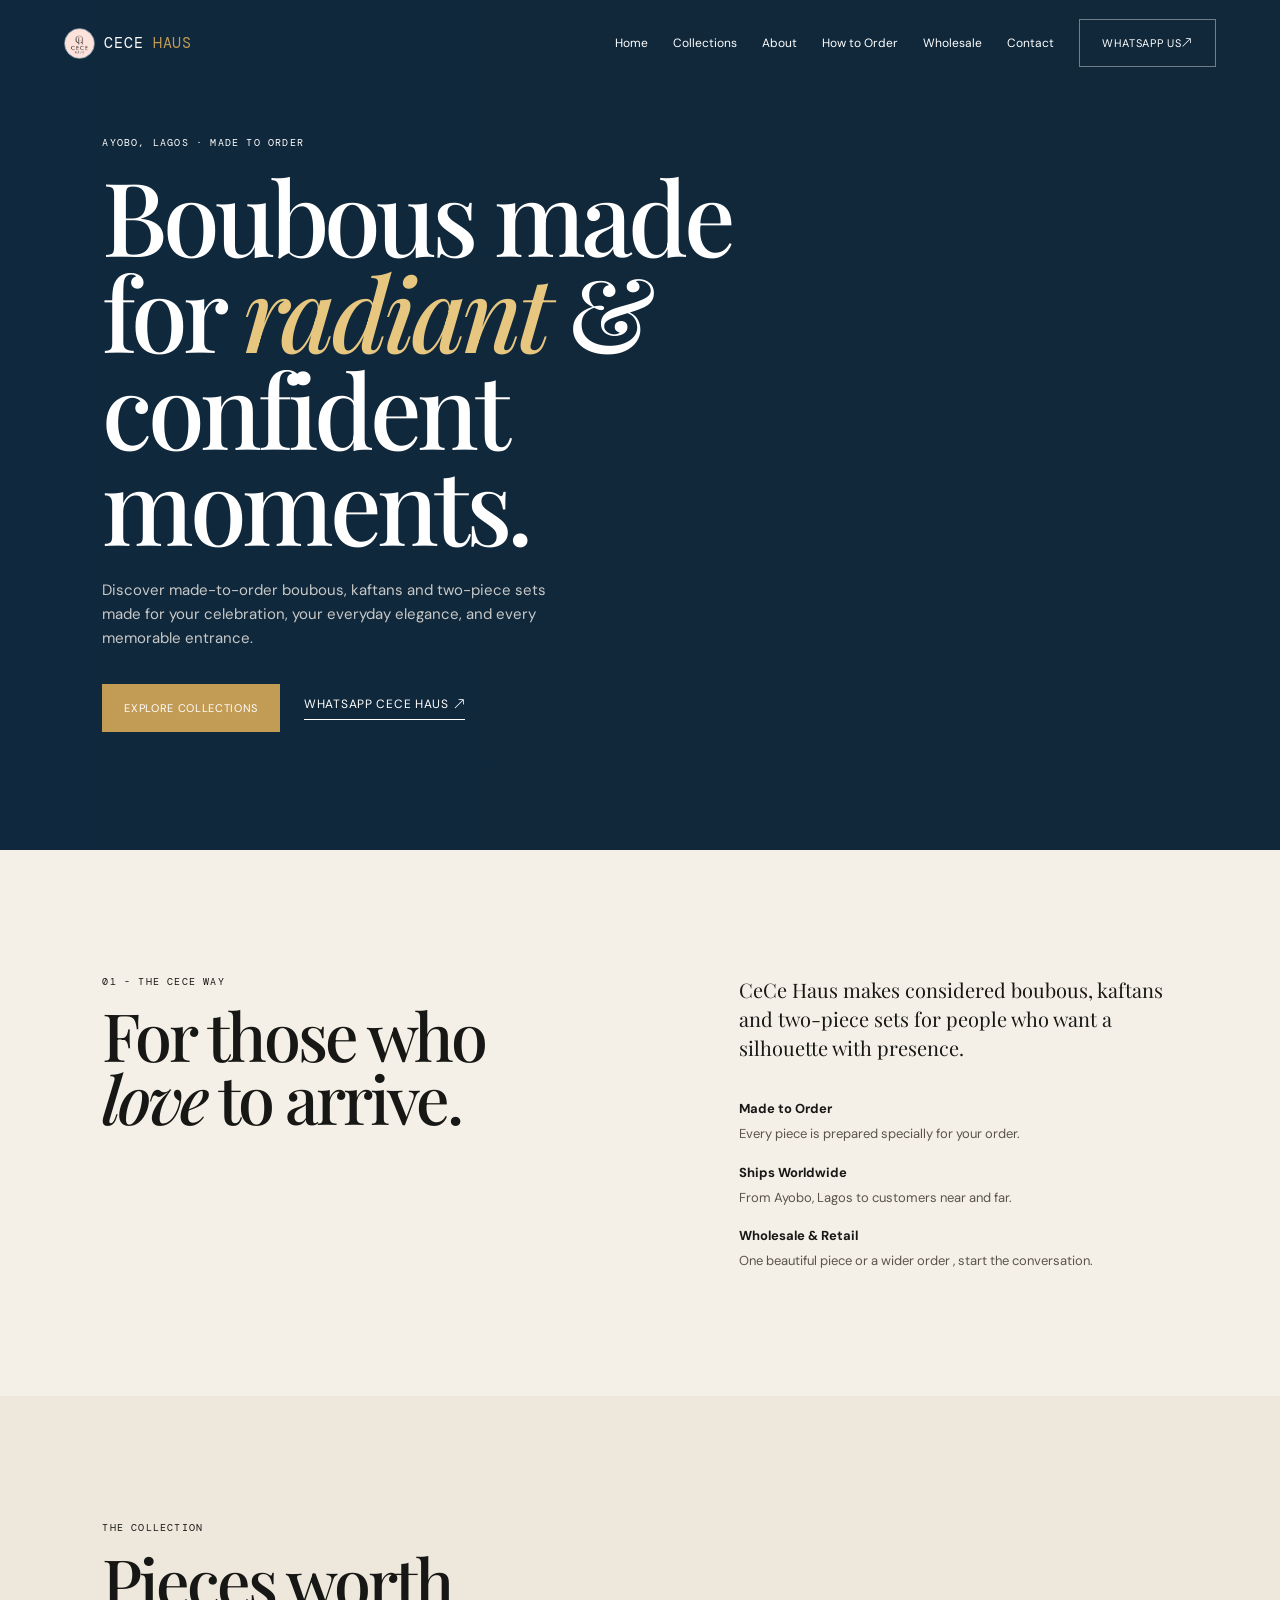
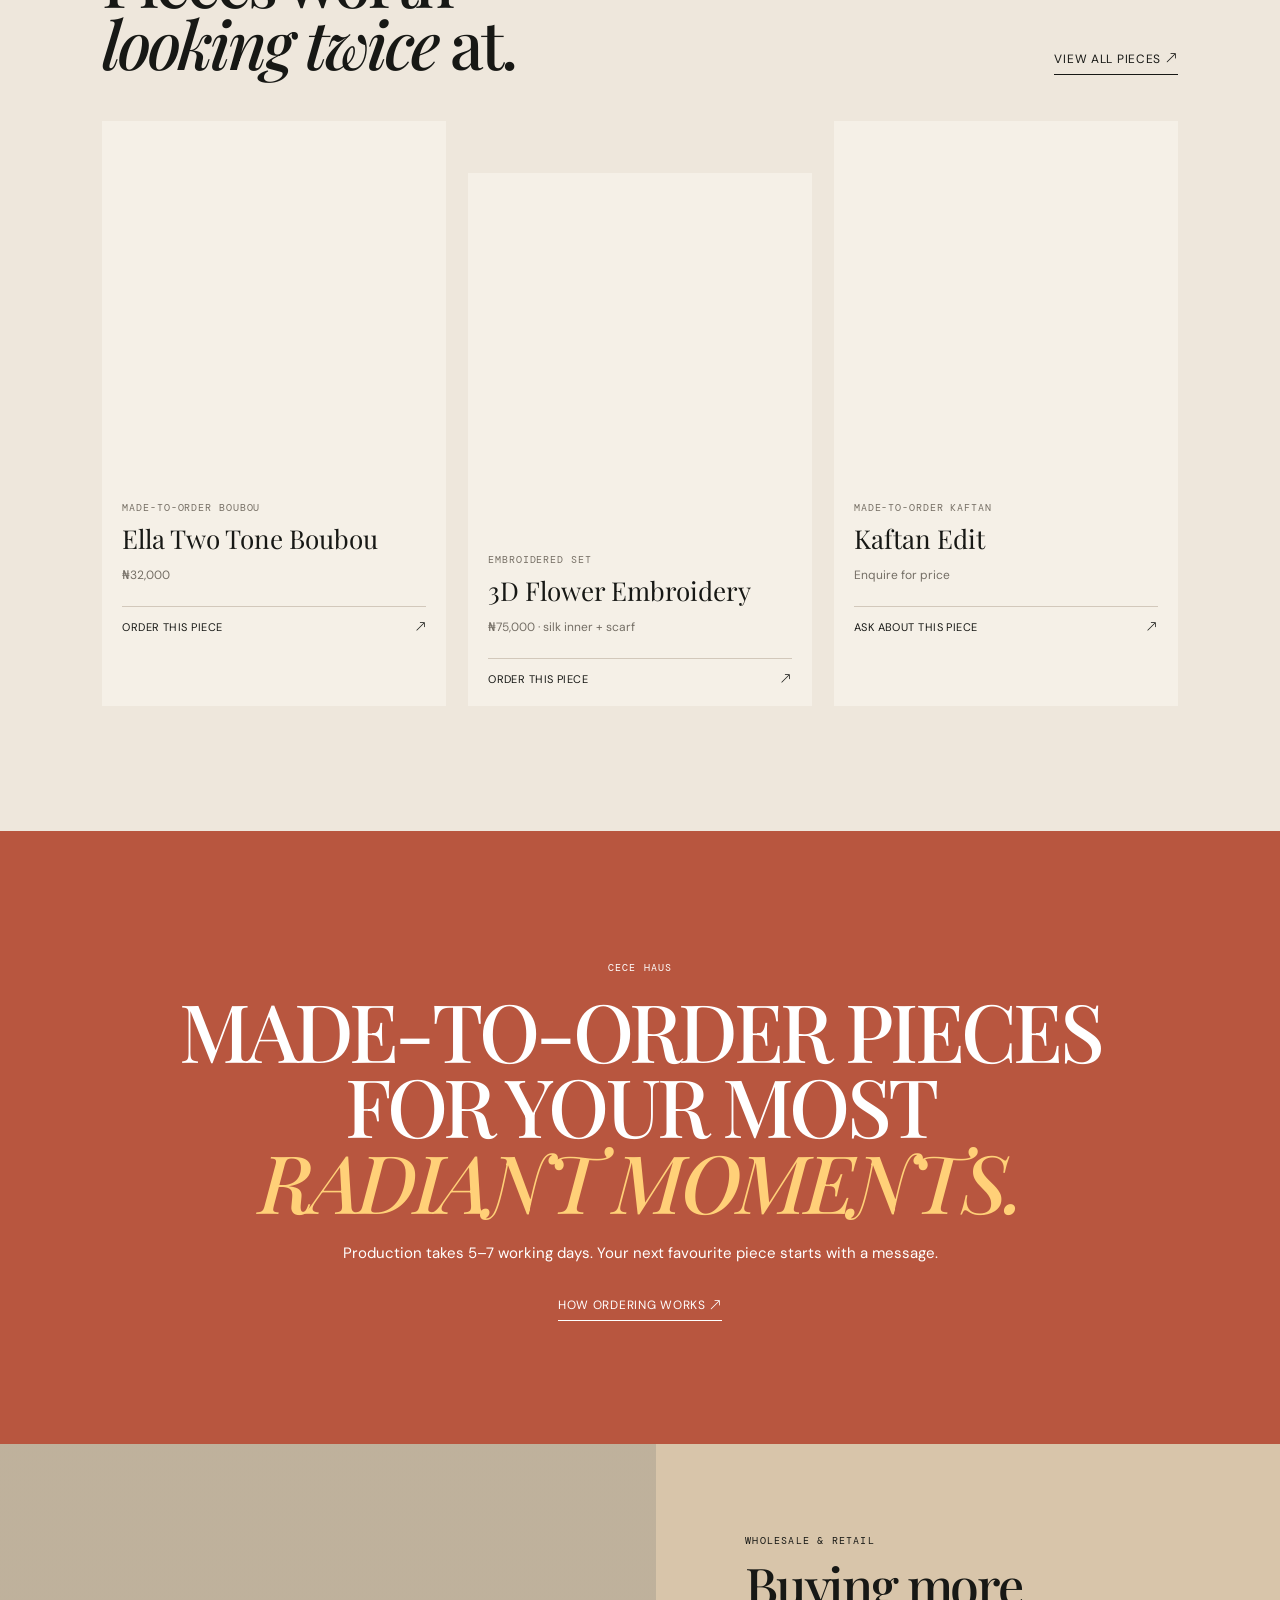
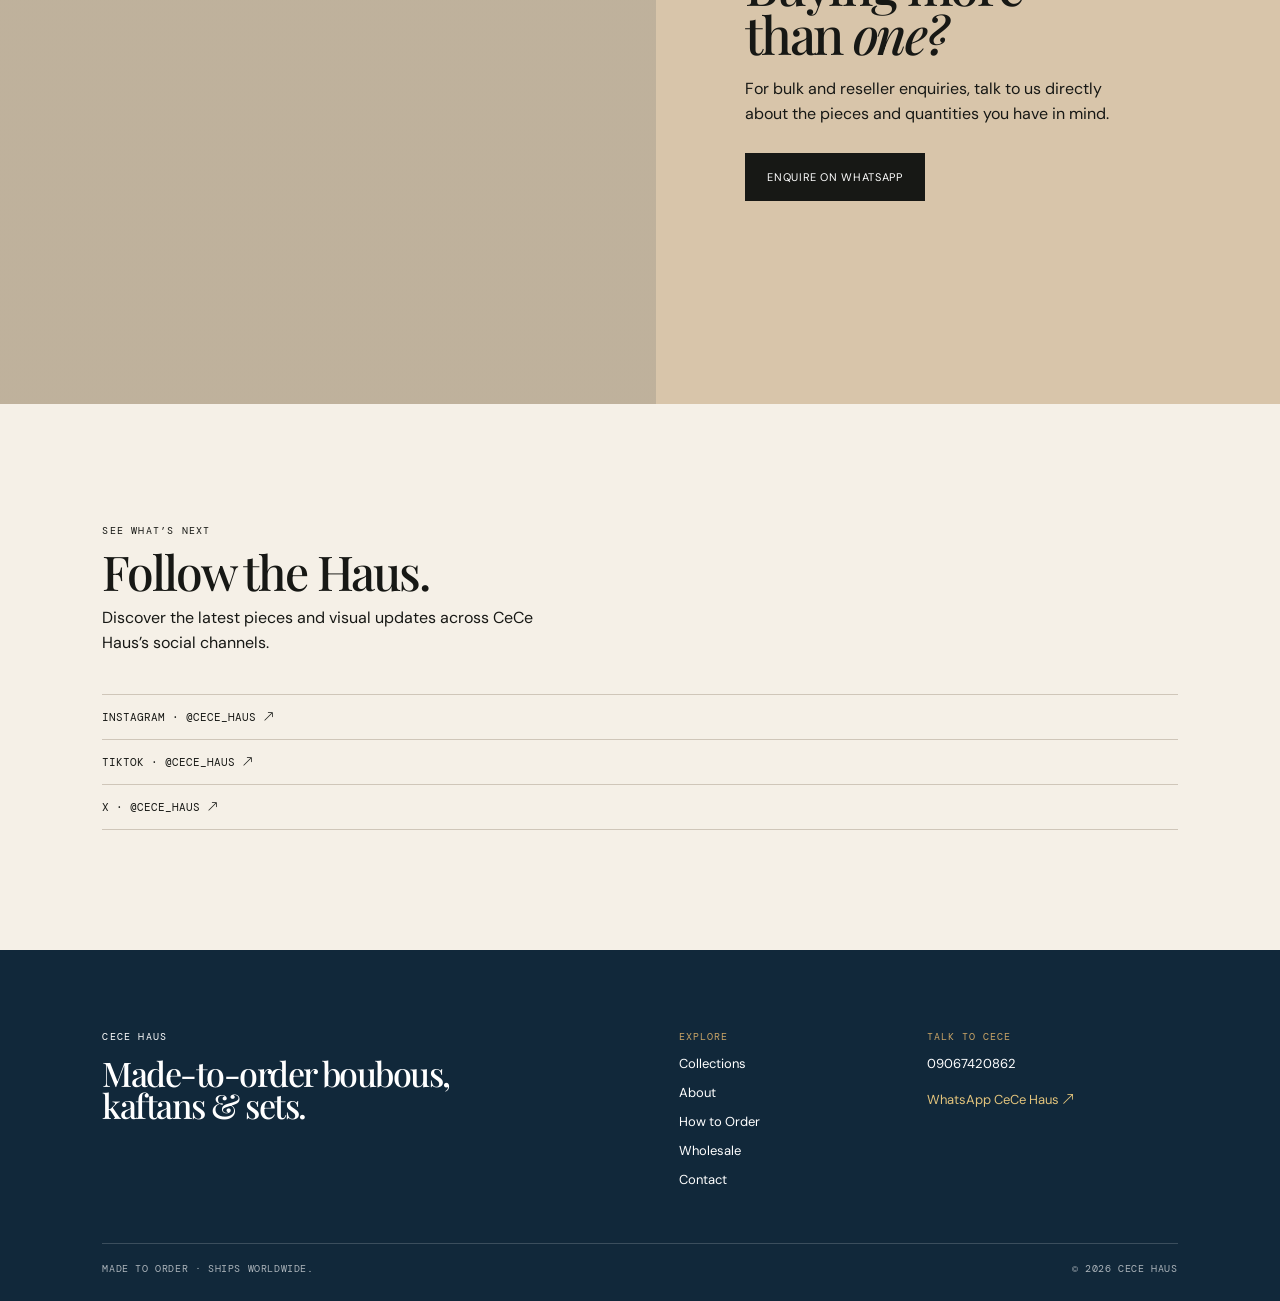
<file: index.html>
<!doctype html><html lang="en"><head><meta charset="utf-8"><meta name="viewport" content="width=device-width,initial-scale=1"><title>CeCe Haus | Made-to-Order Boubous & Kaftans</title><meta name="description" content="Made-to-order boubous, kaftans and two-piece sets from Ayobo, Lagos."><link rel="stylesheet" href="styles.css"></head><body><header class="header"><a href="index.html" class="brand">CECE <i>HAUS</i></a><nav class="desktop-nav"><a href="index.html">Home</a><a href="collections.html">Collections</a><a href="about.html">About</a><a href="how-to-order.html">How to Order</a><a href="wholesale.html">Wholesale</a><a href="contact.html">Contact</a><a class="nav-cta" href="https://wa.me/2349067420862?text=Hi%20CeCe%20Haus%2C%20I%27d%20like%20to%20place%20an%20order.">WhatsApp Us ↗</a></nav><button class="menu-button" aria-label="Open menu"><b></b><b></b></button></header><div class="menu-layer"><aside class="mobile-menu"><div class="menu-top"><span class="brand">CECE <i>HAUS</i></span><button class="menu-close">×</button></div><nav><a href="index.html">Home ↗</a><a href="collections.html">Collections ↗</a><a href="about.html">About ↗</a><a href="how-to-order.html">How to Order ↗</a><a href="wholesale.html">Wholesale ↗</a><a href="contact.html">Contact ↗</a><a class="button gold" href="https://wa.me/2349067420862?text=Hi%20CeCe%20Haus%2C%20I%27d%20like%20to%20place%20an%20order.">WhatsApp CeCe Haus</a></nav></aside></div><main><section class="hero"><div class="hero-image" role="img" aria-label="Elegant flowing boubou garment"></div><div class="hero-content"><p class="eyebrow">Ayobo, Lagos · Made to order</p><h1>Boubous made<br>for <em>radiant</em> & confident<br>moments.</h1><p class="intro">Discover made-to-order boubous, kaftans and two-piece sets made for your celebration, your everyday elegance, and every memorable entrance.</p><div class="actions"><a class="button gold" href="collections.html">Explore collections</a><a class="text-link light" href="https://wa.me/2349067420862?text=Hi%20CeCe%20Haus%2C%20I%27d%20like%20to%20place%20an%20order.">WhatsApp CeCe Haus ↗</a></div></div></section><section class="statement"><div><p class="eyebrow">01 - The CeCe way</p><h2>For those who<br><em>love</em> to arrive.</h2></div><div><p>CeCe Haus makes considered boubous, kaftans and two-piece sets for people who want a silhouette with presence.</p><div class="pillars"><b>Made to Order <span>Every piece is prepared specially for your order.</span></b><b>Ships Worldwide <span>From Ayobo, Lagos to customers near and far.</span></b><b>Wholesale & Retail <span>One beautiful piece or a wider order — start the conversation.</span></b></div></div></section><section class="featured"><div class="section-head"><div><p class="eyebrow">The collection</p><h2>Pieces worth<br><em>looking twice</em> at.</h2></div><a class="text-link" href="collections.html">View all pieces ↗</a></div><div class="lookbook-grid"><article class="product-card"><div class="product-image p-ella" role="img" aria-label="Flowing two-tone boubou"></div><div class="product-copy"><p>Made-to-order boubou</p><h3>Ella Two Tone Boubou</h3><span>₦32,000</span><a href="https://wa.me/2349067420862?text=Hi%20CeCe%20Haus%2C%20I%27m%20interested%20in%20the%20Ella%20Two%20Tone%20Boubou%20%28%E2%82%A632%2C000%29.">Order this piece <b>↗</b></a></div></article><article class="product-card"><div class="product-image p-flower" role="img" aria-label="Embroidered boubou set"></div><div class="product-copy"><p>Embroidered set</p><h3>3D Flower Embroidery</h3><span>₦75,000 · silk inner + scarf</span><a href="https://wa.me/2349067420862?text=Hi%20CeCe%20Haus%2C%20I%27m%20interested%20in%20the%203D%20Flower%20Embroidery%20Boubou%20Set%20%28%E2%82%A675%2C000%29.">Order this piece <b>↗</b></a></div></article><article class="product-card"><div class="product-image p-kaftan" role="img" aria-label="Elegant made-to-order kaftan"></div><div class="product-copy"><p>Made-to-order kaftan</p><h3>Kaftan Edit</h3><span>Enquire for price</span><a href="https://wa.me/2349067420862?text=Hi%20CeCe%20Haus%2C%20I%27m%20interested%20in%20a%20made-to-order%20kaftan.">Ask about this piece <b>↗</b></a></div></article></div></section><section class="signature"><p class="eyebrow">CeCe Haus</p><h2>MADE-TO-ORDER PIECES<br>FOR YOUR MOST<br><em>RADIANT MOMENTS.</em></h2><p>Production takes 5–7 working days. Your next favourite piece starts with a message.</p><a class="text-link" href="how-to-order.html">How ordering works ↗</a></section><section class="wholesale"><div class="wholesale-art" role="img" aria-label="Close up of colourful patterned fabric for a bulk order"></div><div><p class="eyebrow">Wholesale & retail</p><h2>Buying more<br>than <em>one?</em></h2><p>For bulk and reseller enquiries, talk to us directly about the pieces and quantities you have in mind.</p><a class="button dark" href="https://wa.me/2349067420862?text=Hi%20CeCe%20Haus%2C%20I%27d%20like%20to%20ask%20about%20wholesale%2Fbulk%20orders.">Enquire on WhatsApp</a></div></section><section class="social"><p class="eyebrow">See what’s next</p><h2>Follow the Haus.</h2><p>Discover the latest pieces and visual updates across CeCe Haus’s social channels.</p><div><a href="https://instagram.com/cece_haus">Instagram · @cece_haus ↗</a><a href="https://tiktok.com/@cece_haus">TikTok · @cece_haus ↗</a><a href="https://x.com/cece_haus">X · @cece_haus ↗</a></div></section></main><footer><div class="footer-main"><div><p class="eyebrow">CECE HAUS</p><h2>Made-to-order boubous,<br>kaftans & sets.</h2></div><div><p class="footer-label">Explore</p><a href="collections.html">Collections</a><a href="about.html">About</a><a href="how-to-order.html">How to Order</a><a href="wholesale.html">Wholesale</a><a href="contact.html">Contact</a></div><div><p class="footer-label">Talk to CeCe</p><a href="tel:09067420862">09067420862</a><a class="footer-wa" href="https://wa.me/2349067420862?text=Hi%20CeCe%20Haus%2C%20I%27d%20like%20to%20place%20an%20order.">WhatsApp CeCe Haus ↗</a></div></div><div class="footer-bottom"><span>Made to order · Ships worldwide.</span><span>© <span data-year></span> CeCe Haus</span></div></footer><script src="script.js"></script></body></html>
</file>
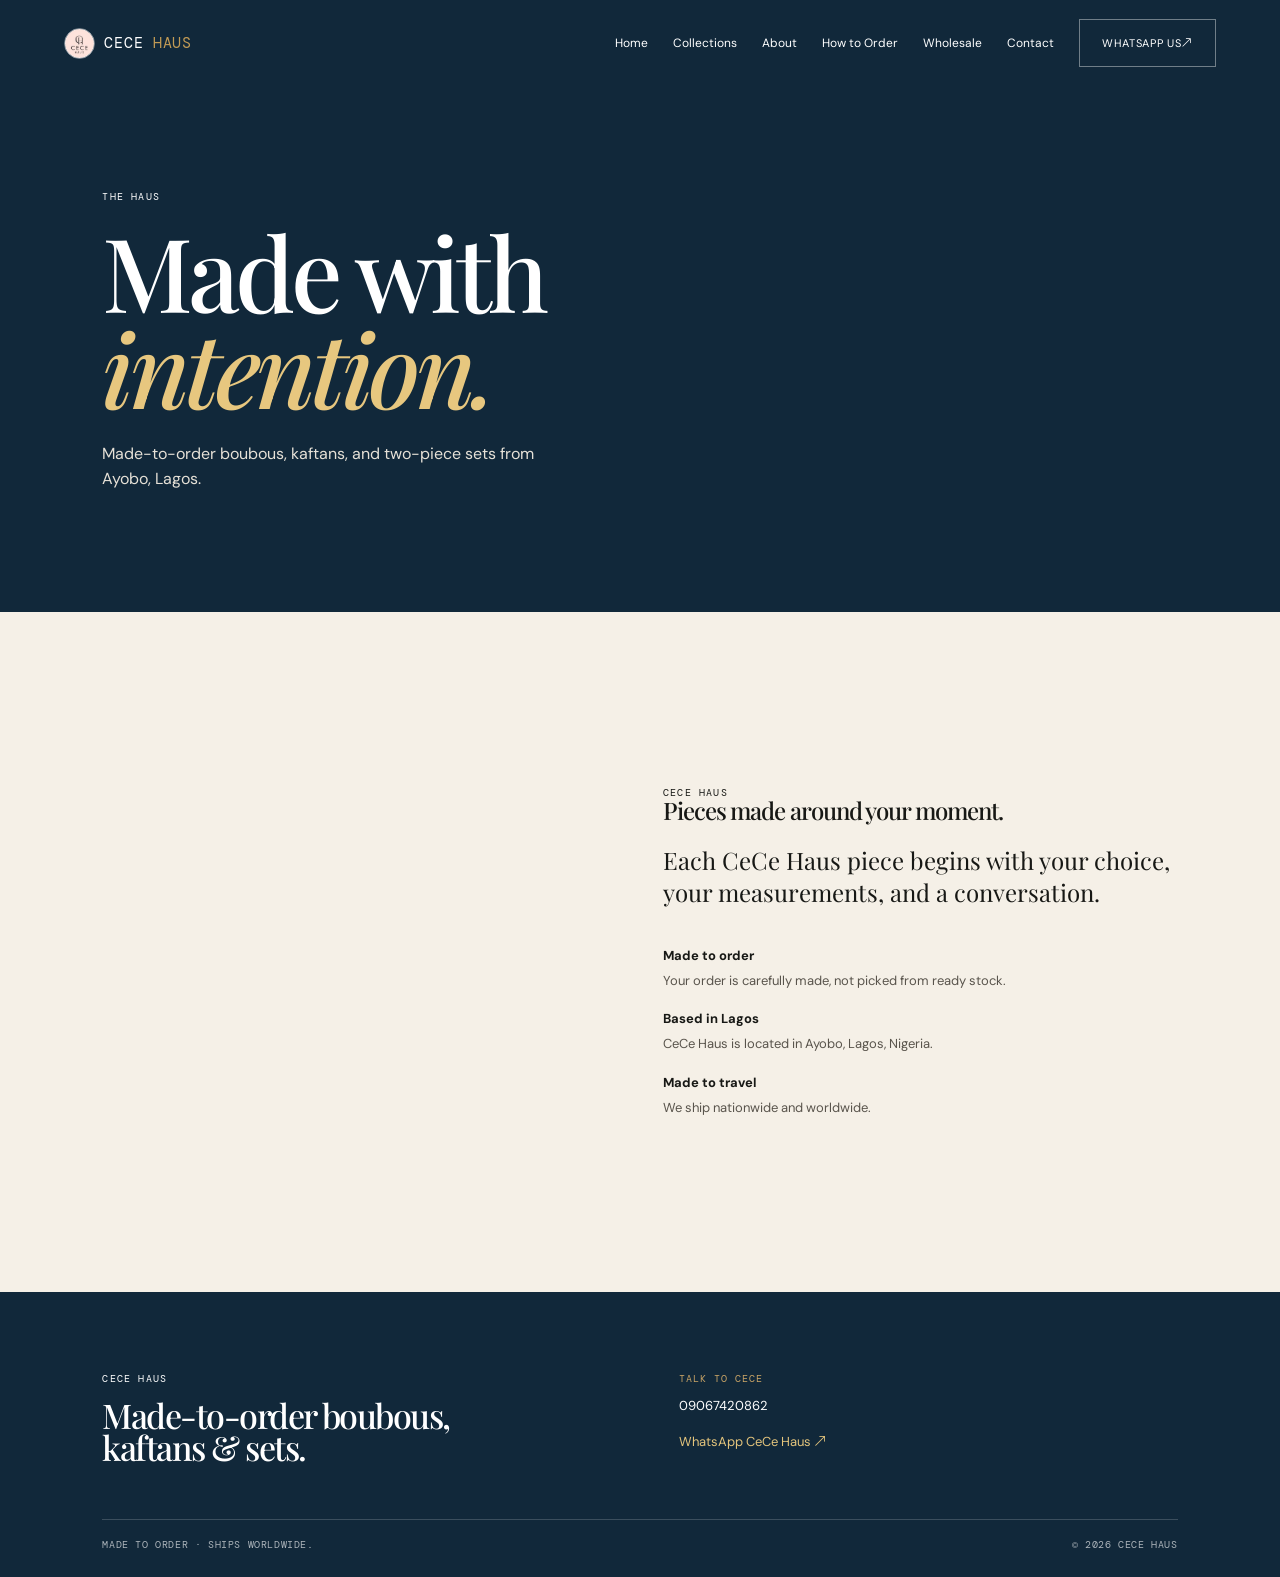
<file: about.html>
<!doctype html><html lang="en"><head><meta charset="utf-8"><meta name="viewport" content="width=device-width,initial-scale=1"><title>About | CeCe Haus</title><meta name="description" content="CeCe Haus is a made-to-order boubou and kaftan brand based in Ayobo, Lagos."><link rel="stylesheet" href="styles.css"></head><body><header class="header"><a class="brand" href="index.html">CECE <i>HAUS</i></a><nav class="desktop-nav"><a href="index.html">Home</a><a href="collections.html">Collections</a><a href="about.html">About</a><a href="how-to-order.html">How to Order</a><a href="wholesale.html">Wholesale</a><a href="contact.html">Contact</a><a class="nav-cta" data-wa="Hi CeCe Haus, I'd like to place an order.">WhatsApp Us ↗</a></nav><button class="menu-button" aria-label="Open menu"><b></b><b></b></button></header><div class="menu-layer"><aside class="mobile-menu"><div class="menu-top"><span class="brand">CECE <i>HAUS</i></span><button class="menu-close">×</button></div><nav><a href="index.html">Home ↗</a><a href="collections.html">Collections ↗</a><a href="about.html">About ↗</a><a href="how-to-order.html">How to Order ↗</a><a href="wholesale.html">Wholesale ↗</a><a href="contact.html">Contact ↗</a></nav></aside></div><main><section class="page-hero"><div><p class="eyebrow">The Haus</p><h1>Made with<br><em>intention.</em></h1><p>Made-to-order boubous, kaftans, and two-piece sets from Ayobo, Lagos.</p></div></section><section class="about-grid"><div class="about-image" role="img" aria-label="Close-up of colourful handcrafted textile"></div><div><p class="eyebrow">CeCe Haus</p><h2>Pieces made around your moment.</h2><!-- PLACEHOLDER: confirm approved CeCe Haus origin story and founder details. --><p style="margin-top:22px;font:24px/1.35 'Playfair Display'">Each CeCe Haus piece begins with your choice, your measurements, and a conversation.</p><div class="pillars"><b>Made to order <span>Your order is carefully made, not picked from ready stock.</span></b><b>Based in Lagos <span>CeCe Haus is located in Ayobo, Lagos, Nigeria.</span></b><b>Made to travel <span>We ship nationwide and worldwide.</span></b></div></div></section></main><footer><div class="footer-main"><div><p class="eyebrow">CECE HAUS</p><h2>Made-to-order boubous,<br>kaftans & sets.</h2></div><div><p class="footer-label">Talk to CeCe</p><a href="tel:09067420862">09067420862</a><a class="footer-wa" data-wa="Hi CeCe Haus, I'd like to place an order.">WhatsApp CeCe Haus ↗</a></div></div><div class="footer-bottom"><span>Made to order · Ships worldwide.</span><span>© <span data-year></span> CeCe Haus</span></div></footer><script src="script.js"></script></body></html>
</file>
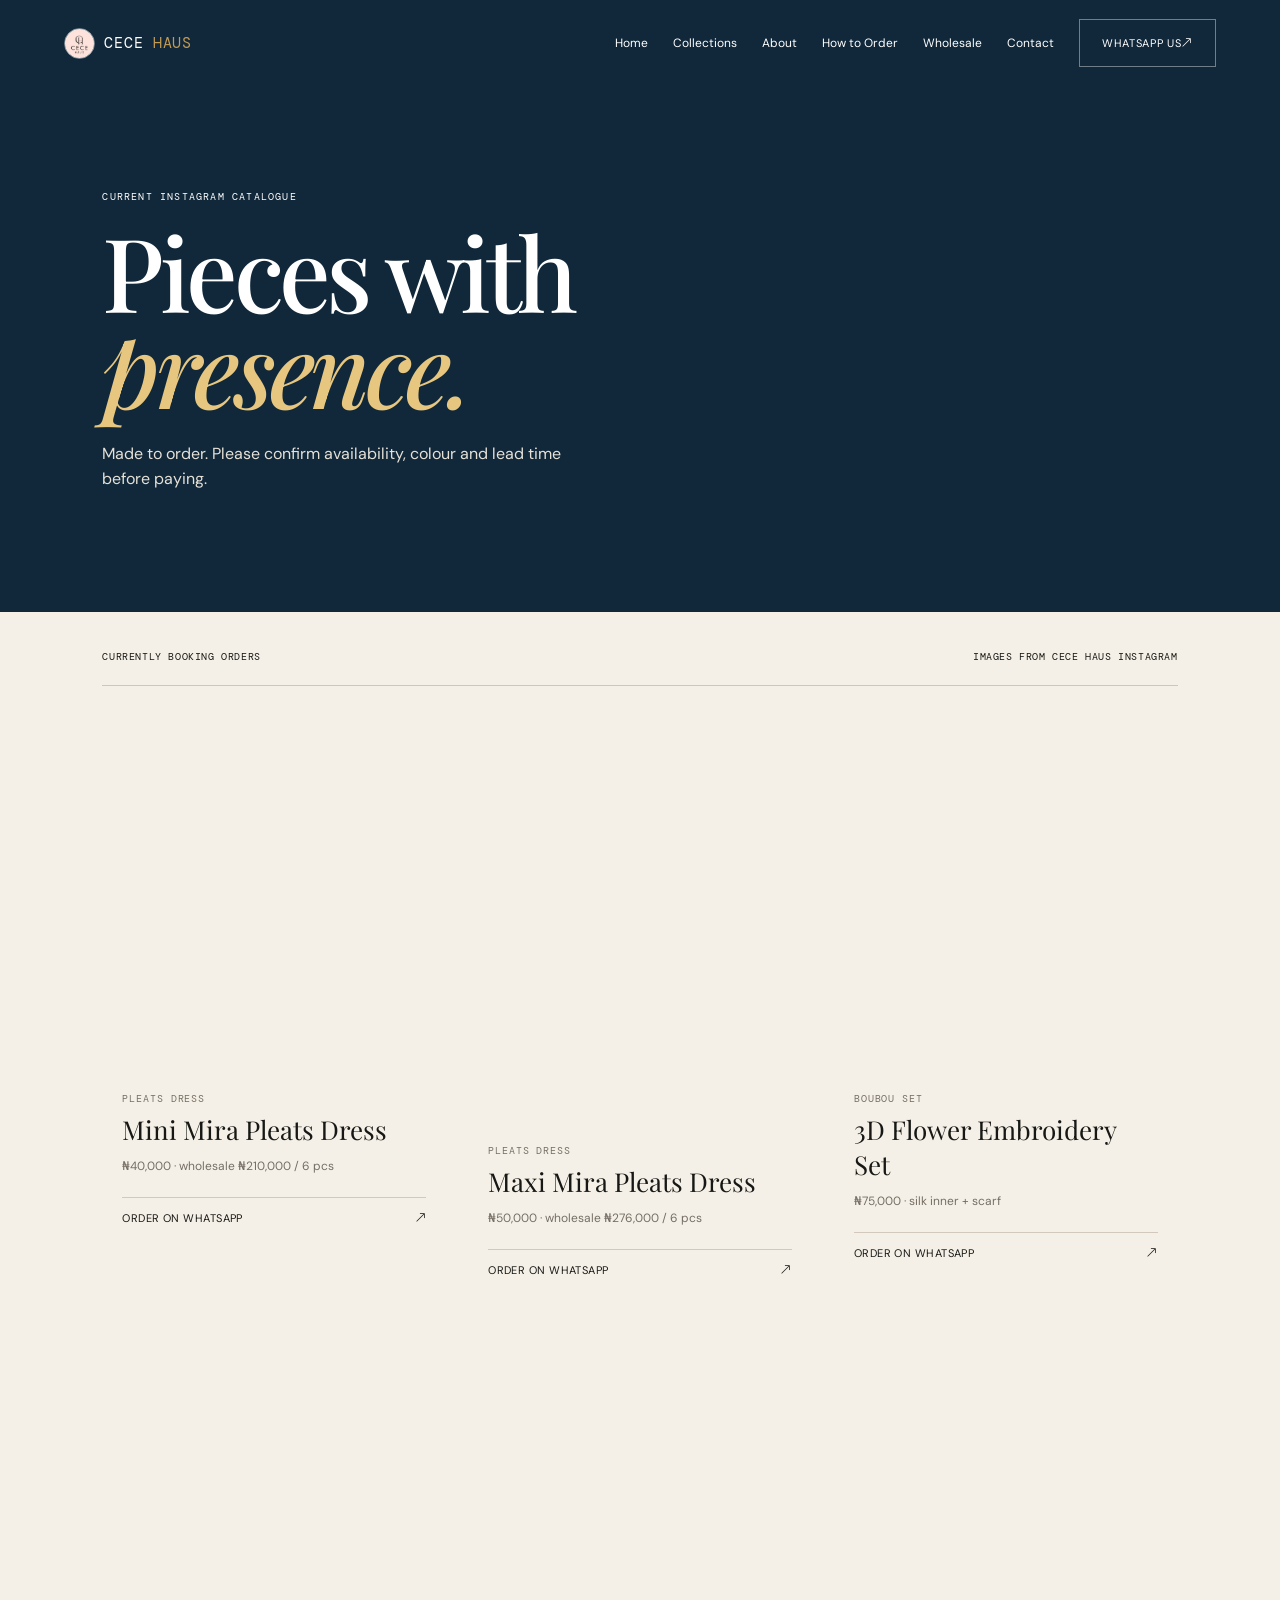
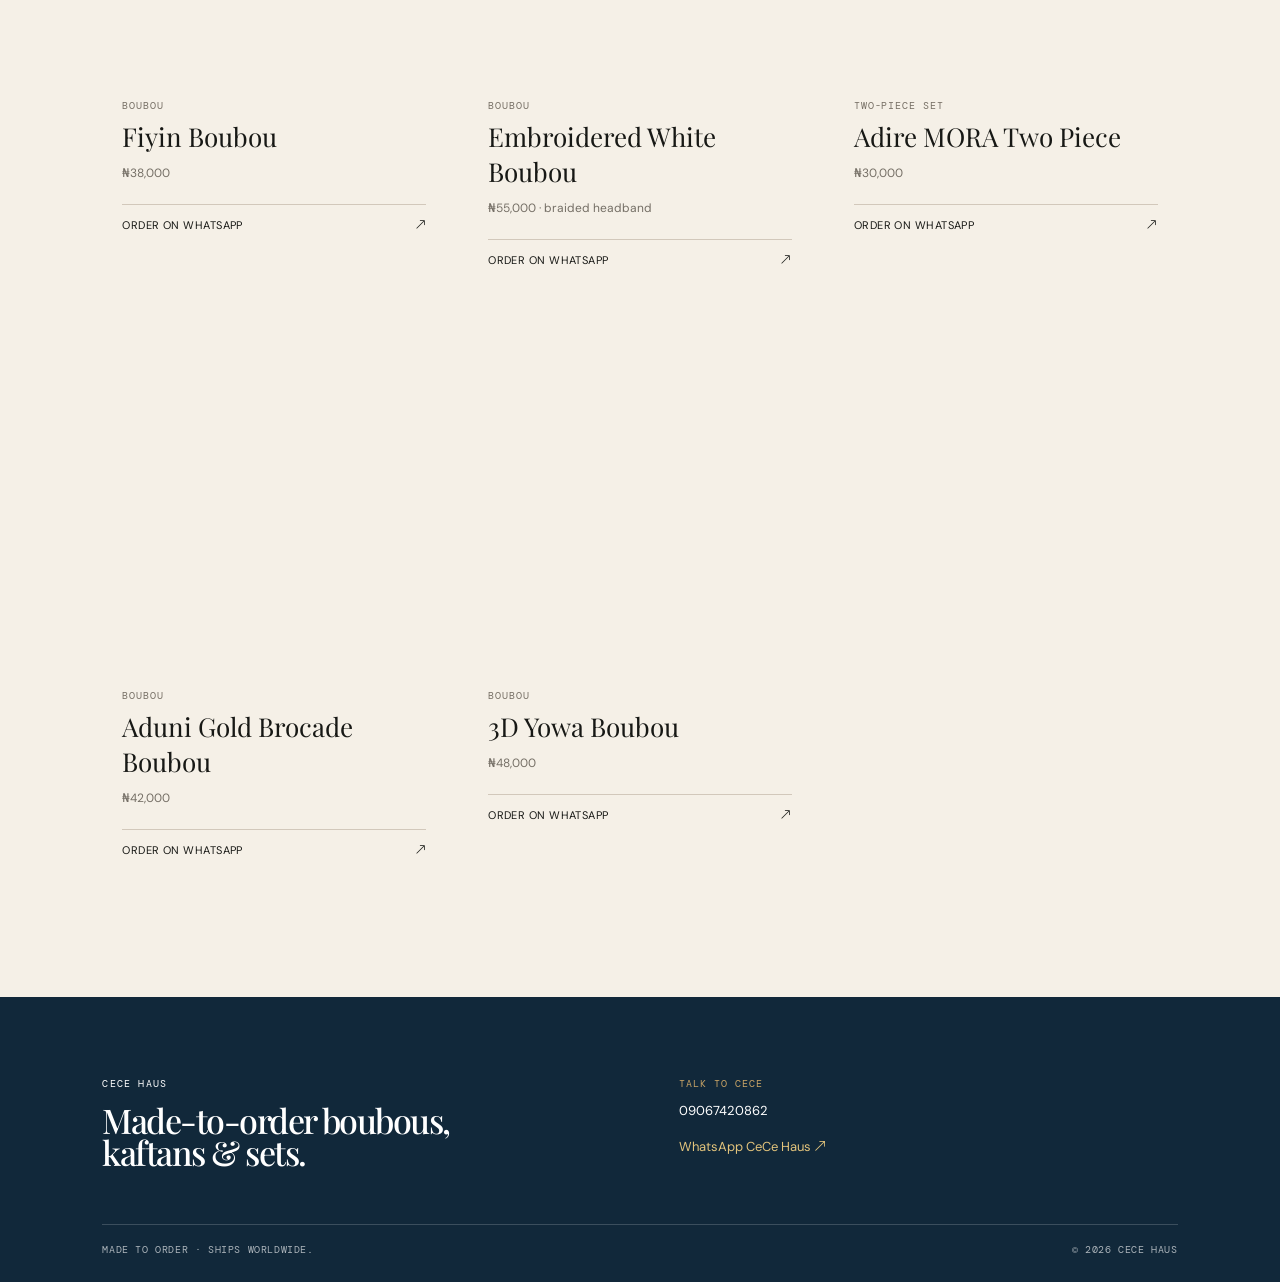
<file: collections.html>
<!doctype html><html lang="en"><head><meta charset="utf-8"><meta name="viewport" content="width=device-width,initial-scale=1"><title>Collections | CeCe Haus</title><meta name="description" content="Current made-to-order boubous, dresses and sets by CeCe Haus."><link rel="stylesheet" href="styles.css"></head><body><header class="header"><a class="brand" href="index.html">CECE <i>HAUS</i></a><nav class="desktop-nav"><a href="index.html">Home</a><a href="collections.html">Collections</a><a href="about.html">About</a><a href="how-to-order.html">How to Order</a><a href="wholesale.html">Wholesale</a><a href="contact.html">Contact</a><a class="nav-cta" data-wa="Hi CeCe Haus, I'd like to place an order.">WhatsApp Us ↗</a></nav><button class="menu-button" aria-label="Open menu"><b></b><b></b></button></header><div class="menu-layer"><aside class="mobile-menu"><div class="menu-top"><span class="brand">CECE <i>HAUS</i></span><button class="menu-close">×</button></div><nav><a href="index.html">Home ↗</a><a href="collections.html">Collections ↗</a><a href="about.html">About ↗</a><a href="how-to-order.html">How to Order ↗</a><a href="wholesale.html">Wholesale ↗</a><a href="contact.html">Contact ↗</a></nav></aside></div><main><section class="page-hero"><div><p class="eyebrow">Current Instagram catalogue</p><h1>Pieces with<br><em>presence.</em></h1><p>Made to order. Please confirm availability, colour and lead time before paying.</p></div></section><section class="catalogue"><div class="catalogue-note"><span>Currently booking orders</span><span>Images from CeCe Haus Instagram</span></div><div class="lookbook-grid"><article class="product-card"><div class="product-image" style="background-image:url('https://instagram.fabb1-1.fna.fbcdn.net/v/t51.82787-15/775904906_18121256291510510_6950507237535976867_n.jpg?stp=dst-jpg_e35_p720x720_sh2.08_tt6&_nc_cat=108&ig_cache_key=Mzk2NDA5MTgzNDc5ODgxOTk3NDE4MTIxMjU2Mjg4NTEwNTEw.3-ccb7-5&ccb=7-5&_nc_sid=58cdad&efg=eyJ2ZW5jb2RlX3RhZyI6IkNMSVBTLnhwaWRzLjEyMTUuc2RyLnZpZGVvX2RlZmF1bHRfY292ZXJfZnJhbWUuQzMifQ%3D%3D&_nc_ohc=gXnr1iPoENMQ7kNvwGzg045&_nc_oc=AdotjdqpGXM1qbfS45veQWetSpKcvWxNgmwwt1DeJj9R1zxUYV7pjvoHbG3gES9j9Qk&_nc_ad=z-m&_nc_cid=1080&_nc_zt=23&_nc_ht=instagram.fabb1-1.fna&_nc_gid=kliJyXaMGtoTyviRaXaD6w&_nc_ss=7a22e&oh=00_AQHO_jVffAPnj1zo1T7Le8eYzs837lJr0R4jJG6xjcFesw&oe=6A8A19BE')"></div><div class="product-copy"><p>Pleats dress</p><h3>Mini Mira Pleats Dress</h3><span>₦40,000 · wholesale ₦210,000 / 6 pcs</span><a data-wa="Hi CeCe Haus, I'm interested in the Mini Mira Pleats Dress (₦40,000).">Order on WhatsApp <b>↗</b></a></div></article><article class="product-card"><div class="product-image" style="background-image:url('https://instagram.fabb1-1.fna.fbcdn.net/v/t51.82787-15/775904906_18121256291510510_6950507237535976867_n.jpg?stp=dst-jpg_e35_p720x720_sh2.08_tt6&_nc_cat=108&ig_cache_key=Mzk2NDA5MTgzNDc5ODgxOTk3NDE4MTIxMjU2Mjg4NTEwNTEw.3-ccb7-5&ccb=7-5&_nc_sid=58cdad&efg=eyJ2ZW5jb2RlX3RhZyI6IkNMSVBTLnhwaWRzLjEyMTUuc2RyLnZpZGVvX2RlZmF1bHRfY292ZXJfZnJh bWUuQzMifQ%3D%3D&_nc_ohc=gXnr1iPoENMQ7kNvwGzg045&_nc_oc=AdotjdqpGXM1qbfS45veQWetSpKcvWxNgmwwt1DeJj9R1zxUYV7pjvoHbG3gES9j9Qk&_nc_ad=z-m&_nc_cid=1080&_nc_zt=23&_nc_ht=instagram.fabb1-1.fna&_nc_gid=kliJyXaMGtoTyviRaXaD6w&_nc_ss=7a22e&oh=00_AQHO_jVffAPnj1zo1T7Le8eYzs837lJr0R4jJG6xjcFesw&oe=6A8A19BE')"></div><div class="product-copy"><p>Pleats dress</p><h3>Maxi Mira Pleats Dress</h3><span>₦50,000 · wholesale ₦276,000 / 6 pcs</span><a data-wa="Hi CeCe Haus, I'm interested in the Maxi Mira Pleats Dress (₦50,000).">Order on WhatsApp <b>↗</b></a></div></article><article class="product-card"><div class="product-image p-flower"></div><div class="product-copy"><p>Boubou set</p><h3>3D Flower Embroidery Set</h3><span>₦75,000 · silk inner + scarf</span><a data-wa="Hi CeCe Haus, I'm interested in the 3D Flower Embroidery Boubou Set (₦75,000).">Order on WhatsApp <b>↗</b></a></div></article><article class="product-card"><div class="product-image p-kaftan"></div><div class="product-copy"><p>Boubou</p><h3>Fiyin Boubou</h3><span>₦38,000</span><a data-wa="Hi CeCe Haus, I'm interested in the Fiyin Boubou (₦38,000).">Order on WhatsApp <b>↗</b></a></div></article><article class="product-card"><div class="product-image p-ella"></div><div class="product-copy"><p>Boubou</p><h3>Embroidered White Boubou</h3><span>₦55,000 · braided headband</span><a data-wa="Hi CeCe Haus, I'm interested in the Embroidered White Boubou (₦55,000).">Order on WhatsApp <b>↗</b></a></div></article><article class="product-card"><div class="product-image p-tailor"></div><div class="product-copy"><p>Two-piece set</p><h3>Adire MORA Two Piece</h3><span>₦30,000</span><a data-wa="Hi CeCe Haus, I'm interested in the Adire MORA Two Piece (₦30,000).">Order on WhatsApp <b>↗</b></a></div></article><article class="product-card"><div class="product-image p-flower"></div><div class="product-copy"><p>Boubou</p><h3>Aduni Gold Brocade Boubou</h3><span>₦42,000</span><a data-wa="Hi CeCe Haus, I'm interested in the Aduni Gold Brocade Boubou (₦42,000).">Order on WhatsApp <b>↗</b></a></div></article><article class="product-card"><div class="product-image p-ella"></div><div class="product-copy"><p>Boubou</p><h3>3D Yowa Boubou</h3><span>₦48,000</span><a data-wa="Hi CeCe Haus, I'm interested in the 3D Yowa Boubou (₦48,000).">Order on WhatsApp <b>↗</b></a></div></article></div></section></main><footer><div class="footer-main"><div><p class="eyebrow">CECE HAUS</p><h2>Made-to-order boubous,<br>kaftans & sets.</h2></div><div><p class="footer-label">Talk to CeCe</p><a href="tel:09067420862">09067420862</a><a class="footer-wa" data-wa="Hi CeCe Haus, I'd like to place an order.">WhatsApp CeCe Haus ↗</a></div></div><div class="footer-bottom"><span>Made to order · Ships worldwide.</span><span>© <span data-year></span> CeCe Haus</span></div></footer><script src="script.js"></script></body></html>
</file>
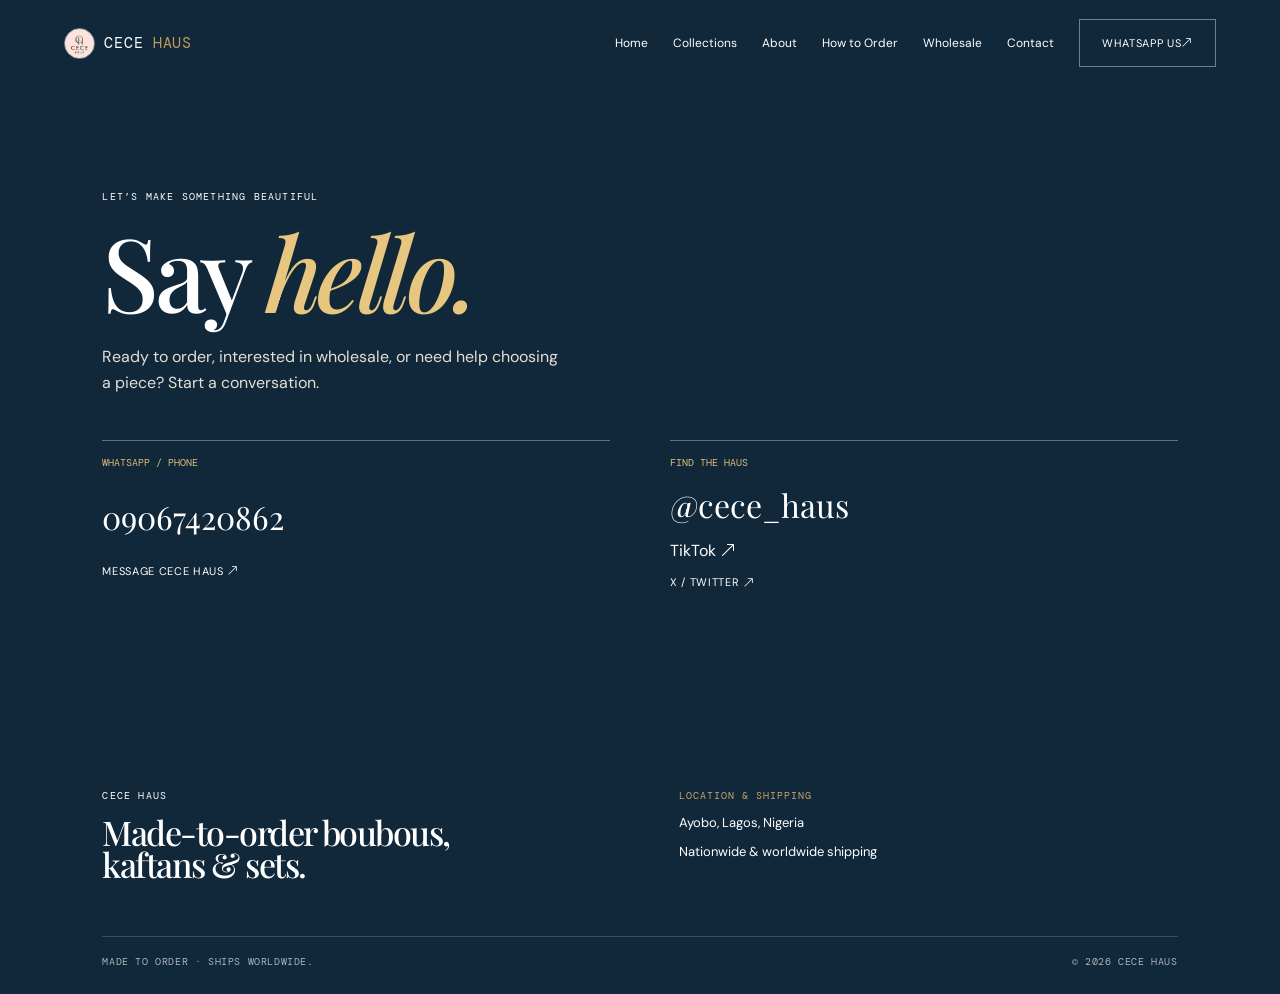
<file: contact.html>
<!doctype html><html lang="en"><head><meta charset="utf-8"><meta name="viewport" content="width=device-width,initial-scale=1"><title>Contact | CeCe Haus</title><meta name="description" content="Contact CeCe Haus for made-to-order boubous, kaftans and two-piece sets."><link rel="stylesheet" href="styles.css"></head><body><header class="header"><a class="brand" href="index.html">CECE <i>HAUS</i></a><nav class="desktop-nav"><a href="index.html">Home</a><a href="collections.html">Collections</a><a href="about.html">About</a><a href="how-to-order.html">How to Order</a><a href="wholesale.html">Wholesale</a><a href="contact.html">Contact</a><a class="nav-cta" data-wa="Hi CeCe Haus, I'd like to place an order.">WhatsApp Us ↗</a></nav><button class="menu-button" aria-label="Open menu"><b></b><b></b></button></header><div class="menu-layer"><aside class="mobile-menu"><div class="menu-top"><span class="brand">CECE <i>HAUS</i></span><button class="menu-close">×</button></div><nav><a href="index.html">Home ↗</a><a href="collections.html">Collections ↗</a><a href="about.html">About ↗</a><a href="how-to-order.html">How to Order ↗</a><a href="wholesale.html">Wholesale ↗</a><a href="contact.html">Contact ↗</a></nav></aside></div><main class="contact-page"><p class="eyebrow">Let’s make something beautiful</p><h1>Say <em>hello.</em></h1><p>Ready to order, interested in wholesale, or need help choosing a piece? Start a conversation.</p><div class="contact-grid"><article><span>WhatsApp / phone</span><a data-wa="Hi CeCe Haus, I'd like to place an order.">09067420862</a><a data-wa="Hi CeCe Haus, I'd like to place an order.">Message CeCe Haus ↗</a></article><article><span>Find the Haus</span><a href="https://instagram.com/cece_haus">@cece_haus</a><a href="https://tiktok.com/@cece_haus">TikTok ↗</a><a href="https://x.com/cece_haus">X / Twitter ↗</a></article></div></main><footer><div class="footer-main"><div><p class="eyebrow">CECE HAUS</p><h2>Made-to-order boubous,<br>kaftans & sets.</h2></div><div><p class="footer-label">Location & shipping</p><a>Ayobo, Lagos, Nigeria</a><a>Nationwide & worldwide shipping</a></div></div><div class="footer-bottom"><span>Made to order · Ships worldwide.</span><span>© <span data-year></span> CeCe Haus</span></div></footer><script src="script.js"></script></body></html>
</file>
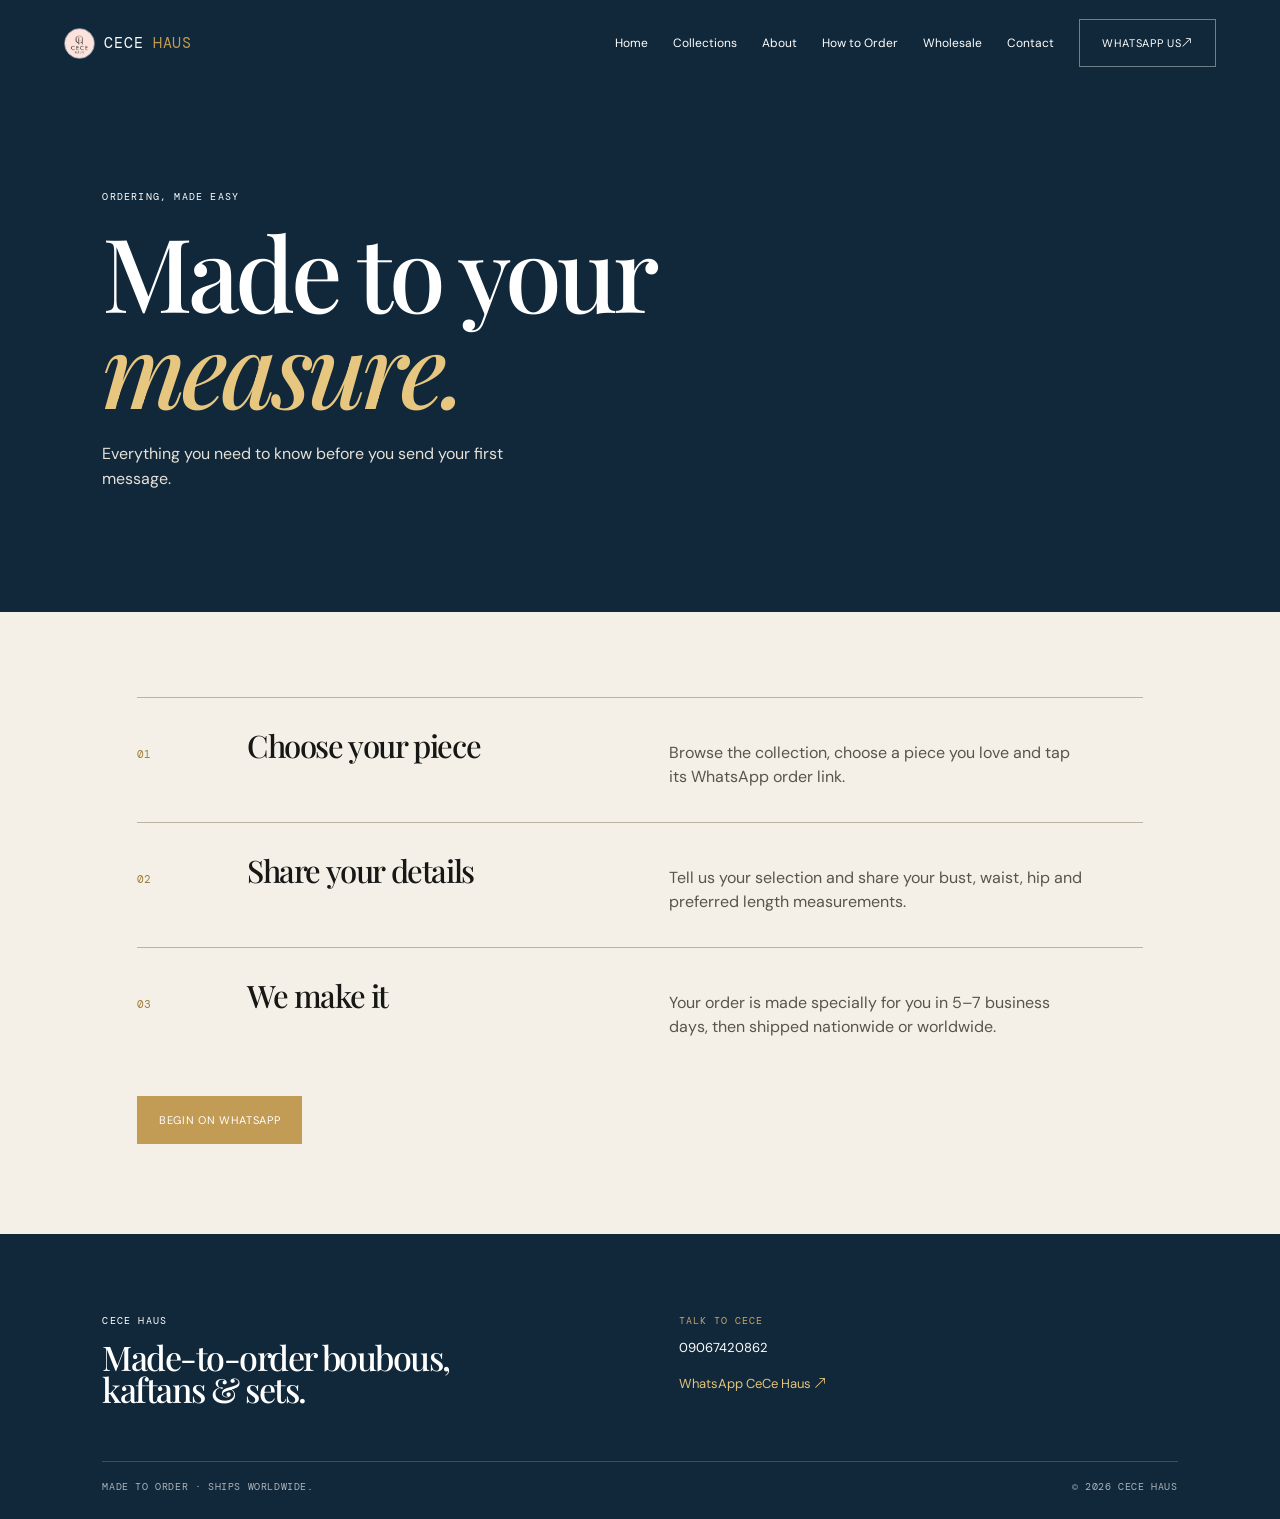
<file: how-to-order.html>
<!doctype html><html lang="en"><head><meta charset="utf-8"><meta name="viewport" content="width=device-width,initial-scale=1"><title>How to Order | CeCe Haus</title><meta name="description" content="How to order made-to-order CeCe Haus pieces."><link rel="stylesheet" href="styles.css"></head><body><header class="header"><a class="brand" href="index.html">CECE <i>HAUS</i></a><nav class="desktop-nav"><a href="index.html">Home</a><a href="collections.html">Collections</a><a href="about.html">About</a><a href="how-to-order.html">How to Order</a><a href="wholesale.html">Wholesale</a><a href="contact.html">Contact</a><a class="nav-cta" data-wa="Hi CeCe Haus, I'd like to place an order.">WhatsApp Us ↗</a></nav><button class="menu-button" aria-label="Open menu"><b></b><b></b></button></header><div class="menu-layer"><aside class="mobile-menu"><div class="menu-top"><span class="brand">CECE <i>HAUS</i></span><button class="menu-close">×</button></div><nav><a href="index.html">Home ↗</a><a href="collections.html">Collections ↗</a><a href="about.html">About ↗</a><a href="how-to-order.html">How to Order ↗</a><a href="wholesale.html">Wholesale ↗</a><a href="contact.html">Contact ↗</a></nav></aside></div><main><section class="page-hero"><div><p class="eyebrow">Ordering, made easy</p><h1>Made to your<br><em>measure.</em></h1><p>Everything you need to know before you send your first message.</p></div></section><section class="steps"><article><span>01</span><h2>Choose your piece</h2><p>Browse the collection, choose a piece you love and tap its WhatsApp order link.</p></article><article><span>02</span><h2>Share your details</h2><p>Tell us your selection and share your bust, waist, hip and preferred length measurements.</p></article><article><span>03</span><h2>We make it</h2><p>Your order is made specially for you in 5–7 business days, then shipped nationwide or worldwide.</p></article><a class="button gold" data-wa="Hi CeCe Haus, I'd like to place an order.">Begin on WhatsApp</a></section></main><footer><div class="footer-main"><div><p class="eyebrow">CECE HAUS</p><h2>Made-to-order boubous,<br>kaftans & sets.</h2></div><div><p class="footer-label">Talk to CeCe</p><a href="tel:09067420862">09067420862</a><a class="footer-wa" data-wa="Hi CeCe Haus, I'd like to place an order.">WhatsApp CeCe Haus ↗</a></div></div><div class="footer-bottom"><span>Made to order · Ships worldwide.</span><span>© <span data-year></span> CeCe Haus</span></div></footer><script src="script.js"></script></body></html>
</file>
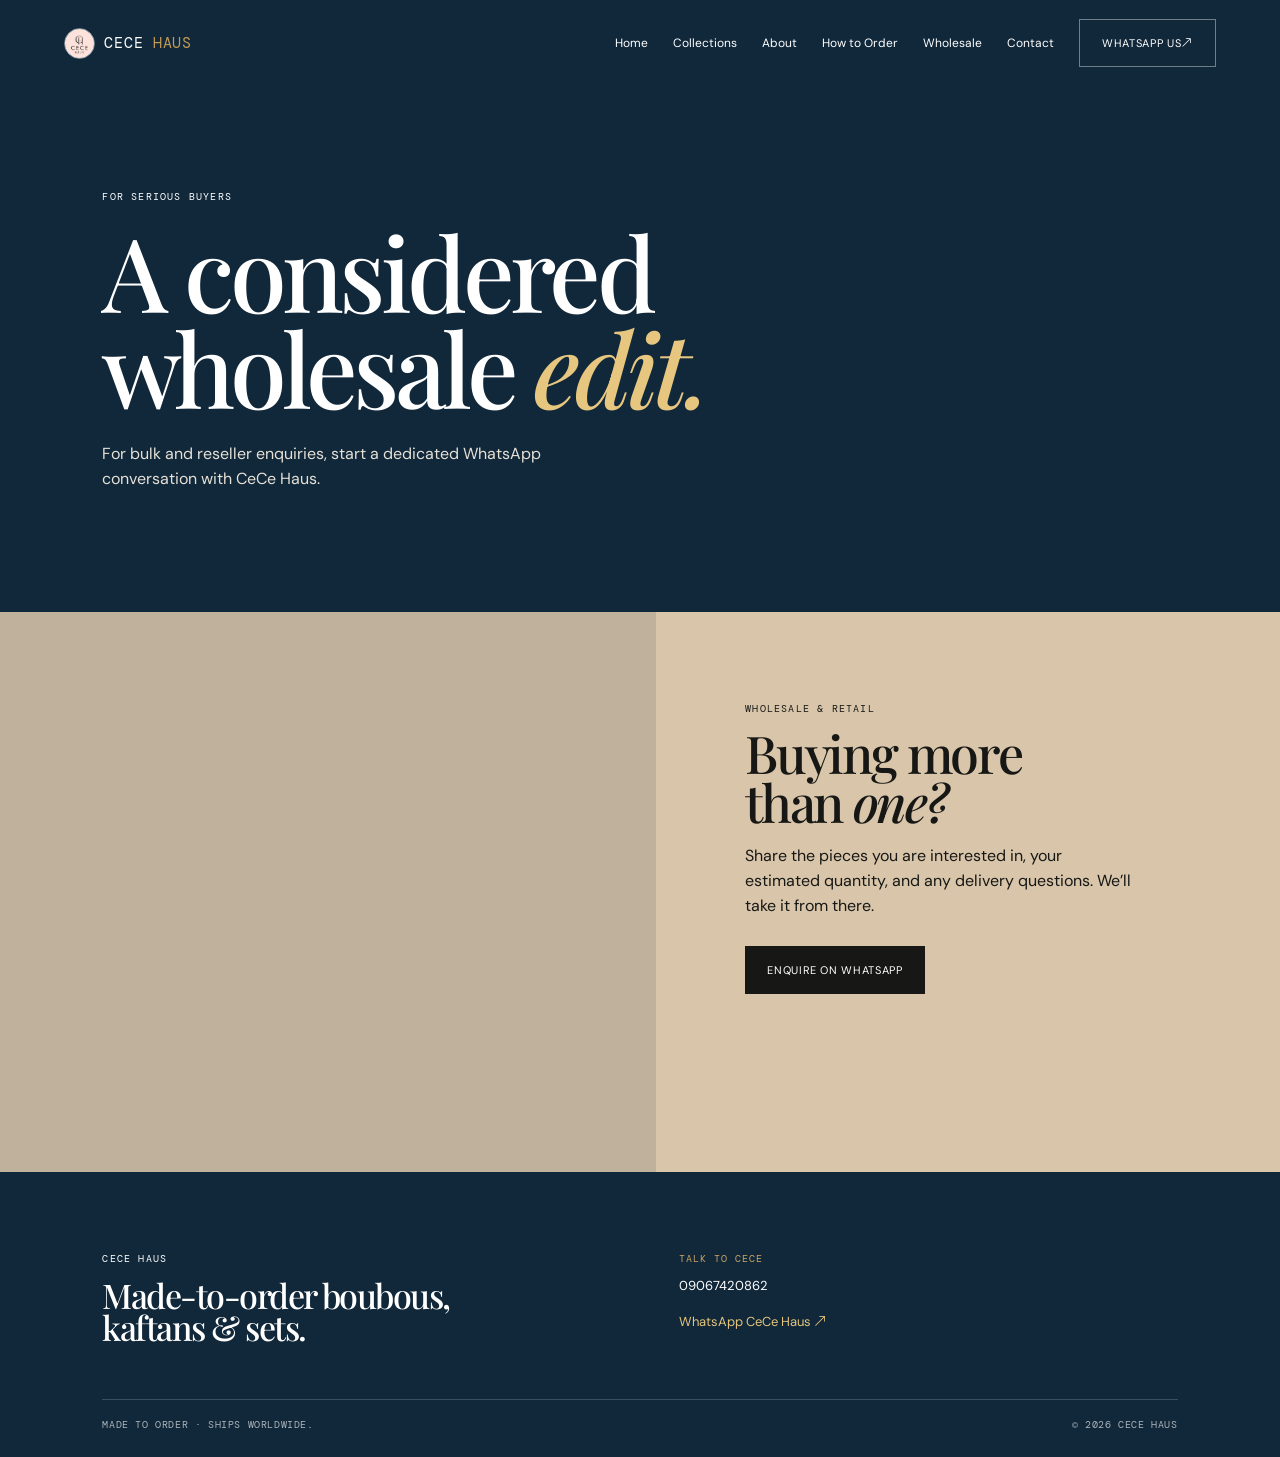
<file: wholesale.html>
<!doctype html><html lang="en"><head><meta charset="utf-8"><meta name="viewport" content="width=device-width,initial-scale=1"><title>Wholesale | CeCe Haus</title><meta name="description" content="Wholesale and bulk made-to-order enquiries for CeCe Haus."><link rel="stylesheet" href="styles.css"></head><body><header class="header"><a class="brand" href="index.html">CECE <i>HAUS</i></a><nav class="desktop-nav"><a href="index.html">Home</a><a href="collections.html">Collections</a><a href="about.html">About</a><a href="how-to-order.html">How to Order</a><a href="wholesale.html">Wholesale</a><a href="contact.html">Contact</a><a class="nav-cta" data-wa="Hi CeCe Haus, I'd like to ask about wholesale/bulk orders.">WhatsApp Us ↗</a></nav><button class="menu-button" aria-label="Open menu"><b></b><b></b></button></header><div class="menu-layer"><aside class="mobile-menu"><div class="menu-top"><span class="brand">CECE <i>HAUS</i></span><button class="menu-close">×</button></div><nav><a href="index.html">Home ↗</a><a href="collections.html">Collections ↗</a><a href="about.html">About ↗</a><a href="how-to-order.html">How to Order ↗</a><a href="wholesale.html">Wholesale ↗</a><a href="contact.html">Contact ↗</a></nav></aside></div><main><section class="page-hero"><div><p class="eyebrow">For serious buyers</p><h1>A considered<br>wholesale <em>edit.</em></h1><p>For bulk and reseller enquiries, start a dedicated WhatsApp conversation with CeCe Haus.</p></div></section><section class="wholesale"><div class="wholesale-art" role="img" aria-label="Vibrant patterned fabric suitable for wholesale order"></div><div><p class="eyebrow">Wholesale & retail</p><h2>Buying more<br>than <em>one?</em></h2><p>Share the pieces you are interested in, your estimated quantity, and any delivery questions. We’ll take it from there.</p><a class="button dark" data-wa="Hi CeCe Haus, I'd like to ask about wholesale/bulk orders.">Enquire on WhatsApp</a></div></section></main><footer><div class="footer-main"><div><p class="eyebrow">CECE HAUS</p><h2>Made-to-order boubous,<br>kaftans & sets.</h2></div><div><p class="footer-label">Talk to CeCe</p><a href="tel:09067420862">09067420862</a><a class="footer-wa" data-wa="Hi CeCe Haus, I'd like to ask about wholesale/bulk orders.">WhatsApp CeCe Haus ↗</a></div></div><div class="footer-bottom"><span>Made to order · Ships worldwide.</span><span>© <span data-year></span> CeCe Haus</span></div></footer><script src="script.js"></script></body></html>
</file>
<file: styles.css>
@import url('https://fonts.googleapis.com/css2?family=DM+Mono&family=DM+Sans:wght@400;500;600&family=Playfair+Display:ital,wght@0,500;0,600;1,500;1,600&display=swap');
/* The Mini and Maxi Mira styles share the same Instagram product reel. */
.catalogue .product-card:nth-child(2) .product-image{background-image:url('https://instagram.fabb1-1.fna.fbcdn.net/v/t51.82787-15/775904906_18121256291510510_6950507237535976867_n.jpg?stp=dst-jpg_e35_p720x720_sh2.08_tt6&_nc_cat=108&ig_cache_key=Mzk2NDA5MTgzNDc5ODgxOTk3NDE4MTIxMjU2Mjg4NTEwNTEw.3-ccb7-5&ccb=7-5&_nc_sid=58cdad&efg=eyJ2ZW5jb2RlX3RhZyI6IkNMSVBTLnhwaWRzLjEyMTUuc2RyLnZpZGVvX2RlZmF1bHRfY292ZXJfZnJhbWUuQzMifQ%3D%3D&_nc_ohc=gXnr1iPoENMQ7kNvwGzg045&_nc_oc=AdotjdqpGXM1qbfS45veQWetSpKcvWxNgmwwt1DeJj9R1zxUYV7pjvoHbG3gES9j9Qk&_nc_ad=z-m&_nc_cid=1080&_nc_zt=23&_nc_ht=instagram.fabb1-1.fna&_nc_gid=kliJyXaMGtoTyviRaXaD6w&_nc_ss=7a22e&oh=00_AQHO_jVffAPnj1zo1T7Le8eYzs837lJr0R4jJG6xjcFesw&oe=6A8A19BE')!important}
/* Keep the mobile hero copy comfortably clear of the header. */
@media (max-width:759px){.hero-content{top:59%}}
:root{--ink:#171815;--indigo:#11283a;--cream:#f5f0e7;--gold:#c29b55;--terra:#b8563f}*{box-sizing:border-box}html{scroll-behavior:smooth}body{margin:0;background:var(--cream);color:var(--ink);font-family:"DM Sans",sans-serif}body.menu-open{overflow:hidden}a{color:inherit;text-decoration:none}h1,h2,h3,p{margin:0}h1,h2{font-family:"Playfair Display",serif;font-weight:500;line-height:.94;letter-spacing:-.045em}em{font-weight:500}.eyebrow{font:10px "DM Mono";text-transform:uppercase;letter-spacing:.12em}.header{height:86px;display:flex;align-items:center;justify-content:space-between;padding:0 clamp(22px,5vw,74px);position:fixed;z-index:10;width:100%;color:#fff;transition:.3s}.header.compact{height:65px;background:#102333e8;backdrop-filter:blur(12px)}.brand{font:15px "DM Mono";letter-spacing:.06em}.brand i{font-style:normal;color:var(--gold)}.desktop-nav{display:none;align-items:center;gap:25px;font-size:12px}.nav-cta,.button{display:inline-flex;align-items:center;justify-content:center;min-height:48px;padding:0 22px;font-size:11px;text-transform:uppercase;letter-spacing:.06em;transition:.25s}.nav-cta{border:1px solid #ffffff66}.nav-cta:hover,.button:hover{transform:translateY(-2px)}.menu-button{border:0;background:none;width:44px;height:44px;padding:10px;display:grid;gap:6px;align-content:center}.menu-button b{height:1px;background:#fff;width:100%;display:block}.menu-layer{display:none;position:fixed;inset:0;z-index:20;background:#0912199c;backdrop-filter:blur(16px)}.menu-layer.is-open{display:block}.mobile-menu{height:100%;background:var(--cream);width:min(85%,360px);padding:26px;color:var(--ink);animation:menu .35s ease}.menu-top{display:flex;justify-content:space-between;align-items:center}.menu-top button{font:40px/1 "DM Sans";border:0;background:none}.mobile-menu nav{padding-top:68px;display:grid;gap:7px}.mobile-menu nav>a:not(.button){display:flex;justify-content:space-between;font:34px/1 "Playfair Display";padding:13px 0;border-bottom:1px solid #c9c0b1}.mobile-menu .button{margin-top:28px}.gold{background:var(--gold);color:#fff}.dark{background:var(--ink);color:#fff}.hero{background:var(--indigo);color:#fff;min-height:780px;position:relative;overflow:hidden;padding:121px 22px 45px;display:flex;align-items:flex-start}.hero-image{position:absolute;inset:0;background:linear-gradient(90deg,#10283ddd 5%,#10283a50 59%,#10283a08),url('https://images.unsplash.com/photo-1618375531912-867984bdfd87?auto=format&fit=crop&w=1800&q=85') center/cover}.hero-content{position:relative;max-width:780px}.hero h1{font-size:clamp(47px,8vw,112px);margin:18px 0 26px}.hero h1 em,.page-hero h1 em,.contact-page em{color:#e7c77f}.intro{max-width:480px;font-size:15px;line-height:1.6;color:#f3eee8cf}.actions{display:flex;flex-wrap:wrap;align-items:center;gap:24px;margin-top:34px}.text-link{font-size:12px;text-transform:uppercase;letter-spacing:.06em;border-bottom:1px solid currentColor;padding-bottom:7px}.light{color:#fff}.statement,.featured,.about-grid{padding:86px 22px;display:grid;gap:46px}.statement h2,.section-head h2{font-size:clamp(39px,5.2vw,74px);margin-top:16px}.statement>div:last-child>p{font:20px/1.45 "Playfair Display";max-width:460px}.pillars{margin-top:38px;display:grid;gap:20px}.pillars b{font-size:13px;display:grid;gap:7px}.pillars span,.belief span{font-size:13px;font-weight:400;line-height:1.5;color:#59544c}.featured{background:#eee7dc}.section-head{display:flex;align-items:end;justify-content:space-between;gap:20px}.section-head .text-link{display:none}.lookbook-grid{display:grid;gap:22px}.product-card{background:var(--cream);overflow:hidden}.product-image{height:300px;background-size:cover;background-position:center;transition:transform .6s}.product-card:hover .product-image{transform:scale(1.025)}.p-ella{background-image:url('https://images.unsplash.com/photo-1581044777550-4cfa60707c03?auto=format&fit=crop&w=900&q=85')}.p-flower{background-image:url('https://images.unsplash.com/photo-1539109136881-3be0616acf4b?auto=format&fit=crop&w=900&q=85')}.p-kaftan{background-image:url('https://images.unsplash.com/photo-1496747611176-843222e1e57c?auto=format&fit=crop&w=900&q=85')}.p-tailor{background-image:url('https://images.unsplash.com/photo-1517841905240-472988babdf9?auto=format&fit=crop&w=900&q=85')}.product-copy{padding:20px}.product-copy p{font:10px "DM Mono";letter-spacing:.09em;text-transform:uppercase;color:#766f65}.product-copy h3{font:26px "Playfair Display";margin:7px 0}.product-copy span{font-size:12px;color:#746e65}.product-copy a{display:flex;justify-content:space-between;margin-top:22px;border-top:1px solid #d2c8bb;padding-top:13px;font-size:11px;text-transform:uppercase;letter-spacing:.04em}.signature{background:var(--terra);color:#fff;padding:100px 22px;text-align:center}.signature h2{font-size:clamp(40px,6.3vw,86px);margin:18px auto 24px}.signature h2 em{color:#ffd078}.signature>p:not(.eyebrow){font-size:15px;margin-bottom:30px}.wholesale{display:grid;background:#d8c5aa}.wholesale-art{min-height:335px;background:linear-gradient(#10283a20,#10283a20),url('https://images.unsplash.com/photo-1531058020387-3be344556be6?auto=format&fit=crop&w=1200&q=85') center/cover}.wholesale>div:last-child{padding:55px 22px}.wholesale h2{font-size:52px;margin:14px 0 18px}.wholesale p:not(.eyebrow){max-width:390px;line-height:1.55;margin-bottom:27px}.social{padding:85px 22px}.social h2{font-size:48px;margin:12px 0}.social>p:not(.eyebrow){max-width:470px;line-height:1.55}.social>div{margin-top:38px;border-top:1px solid #cfc6b9}.social a{display:block;border-bottom:1px solid #cfc6b9;padding:15px 0;font:11px "DM Mono";text-transform:uppercase}footer{background:var(--indigo);color:#fff;padding:56px 22px 22px}.footer-main{display:grid;gap:45px}.footer-main h2{font-size:34px;margin-top:15px}.footer-main>div:not(:first-child){display:grid;align-content:start;gap:12px;font-size:13px}.footer-label{color:#c9a466;font:10px "DM Mono";text-transform:uppercase;letter-spacing:.1em}.footer-wa{color:#e3c47c;margin-top:7px}.footer-bottom{font:10px "DM Mono";text-transform:uppercase;letter-spacing:.06em;border-top:1px solid #ffffff2d;margin-top:55px;padding-top:18px;display:flex;justify-content:space-between;gap:18px;color:#ffffffa6}.page-hero{background:var(--indigo);color:#fff;padding:150px 22px 80px}.page-hero h1,.contact-page h1{font-size:clamp(50px,8vw,109px);margin:20px 0 25px}.page-hero>div>p:last-child{max-width:460px;line-height:1.6;color:#e6e1d7}.catalogue{padding:30px 22px 80px}.catalogue-note{font:10px "DM Mono";text-transform:uppercase;letter-spacing:.06em;display:flex;justify-content:space-between;padding-bottom:22px;border-bottom:1px solid #cfc6b9;margin-bottom:26px}.about-image{min-height:430px;background:url('https://images.unsplash.com/photo-1602293589930-45aad59ba3ab?auto=format&fit=crop&w=1100&q=85') center/cover}.steps{padding:40px 22px 90px;max-width:1050px;margin:auto}.steps article{border-top:1px solid #bdb3a5;padding:24px 0;display:grid;grid-template-columns:45px 1fr;gap:10px}.steps article span{font:11px "DM Mono";grid-row:span 2;color:#9e7d3c}.steps h2{font-size:31px}.steps p{grid-column:2;line-height:1.5;max-width:420px;color:#59544c}.steps .button{margin-top:24px}.contact-page{background:var(--indigo);color:#fff;padding:160px 22px 85px}.contact-page>p:not(.eyebrow){max-width:460px;line-height:1.6;color:#e5dfd3}.contact-grid{display:grid;gap:18px;margin-top:45px}.contact-grid article{border-top:1px solid #ffffff55;padding-top:15px;display:grid;gap:14px}.contact-grid span{font:10px "DM Mono";text-transform:uppercase;color:#dcbb78}.contact-grid article>a:first-of-type{font:32px "Playfair Display"}.contact-grid article>a:last-child{font-size:11px;text-transform:uppercase;letter-spacing:.06em}@keyframes menu{from{transform:translateX(-100%)}to{transform:translateX(0)}}@media(min-width:760px){.desktop-nav{display:flex}.menu-button{display:none}.hero{padding:136px clamp(48px,8vw,120px) 70px;min-height:850px}.statement,.featured,.about-grid{padding:125px clamp(48px,8vw,120px)}.statement{grid-template-columns:1.1fr 1fr;gap:12vw}.lookbook-grid{grid-template-columns:repeat(3,1fr)}.product-card:nth-child(2){margin-top:52px}.product-image{height:360px}.section-head .text-link{display:inline}.signature{padding:130px 40px}.wholesale{grid-template-columns:1.05fr 1fr}.wholesale-art{min-height:560px}.wholesale>div:last-child{padding:90px clamp(48px,7vw,110px)}.social{padding:120px clamp(48px,8vw,120px)}footer{padding:80px clamp(48px,8vw,120px) 26px}.footer-main{grid-template-columns:1.7fr .65fr .8fr}.page-hero{padding:190px clamp(48px,8vw,120px) 120px}.catalogue{padding:38px clamp(48px,8vw,120px) 120px}.about-grid{grid-template-columns:1fr 1fr;align-items:center}.steps{padding-top:85px}.steps article{grid-template-columns:100px 1fr 1.15fr;align-items:baseline;padding:33px 0}.steps article span{grid-row:auto}.steps p{grid-column:3}.contact-page{padding:190px clamp(48px,8vw,120px) 120px}.contact-grid{grid-template-columns:1fr 1fr;gap:60px}}@media(max-width:759px){.hero{height:100svh;min-height:100svh;padding:0 22px}.hero-content{position:absolute;top:50%;left:22px;right:22px;transform:translateY(-50%);max-width:none}}
</file>
